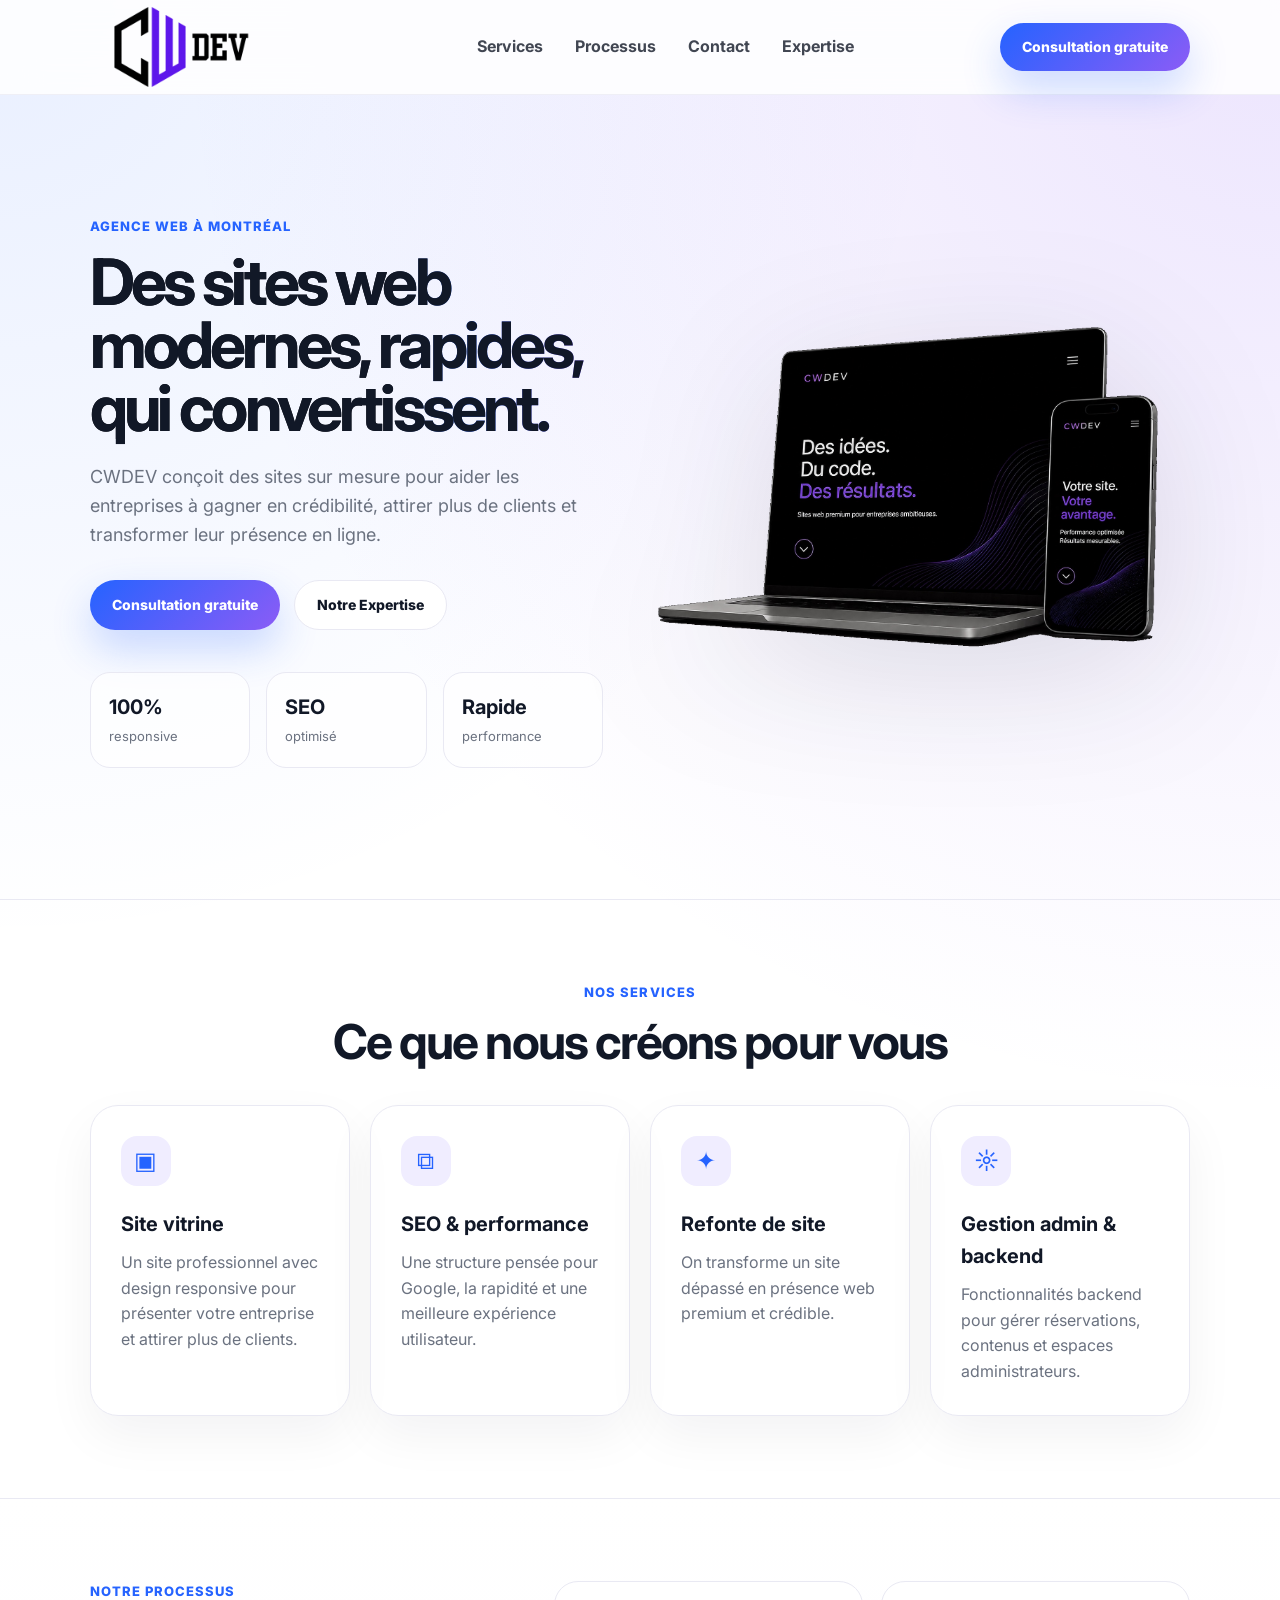
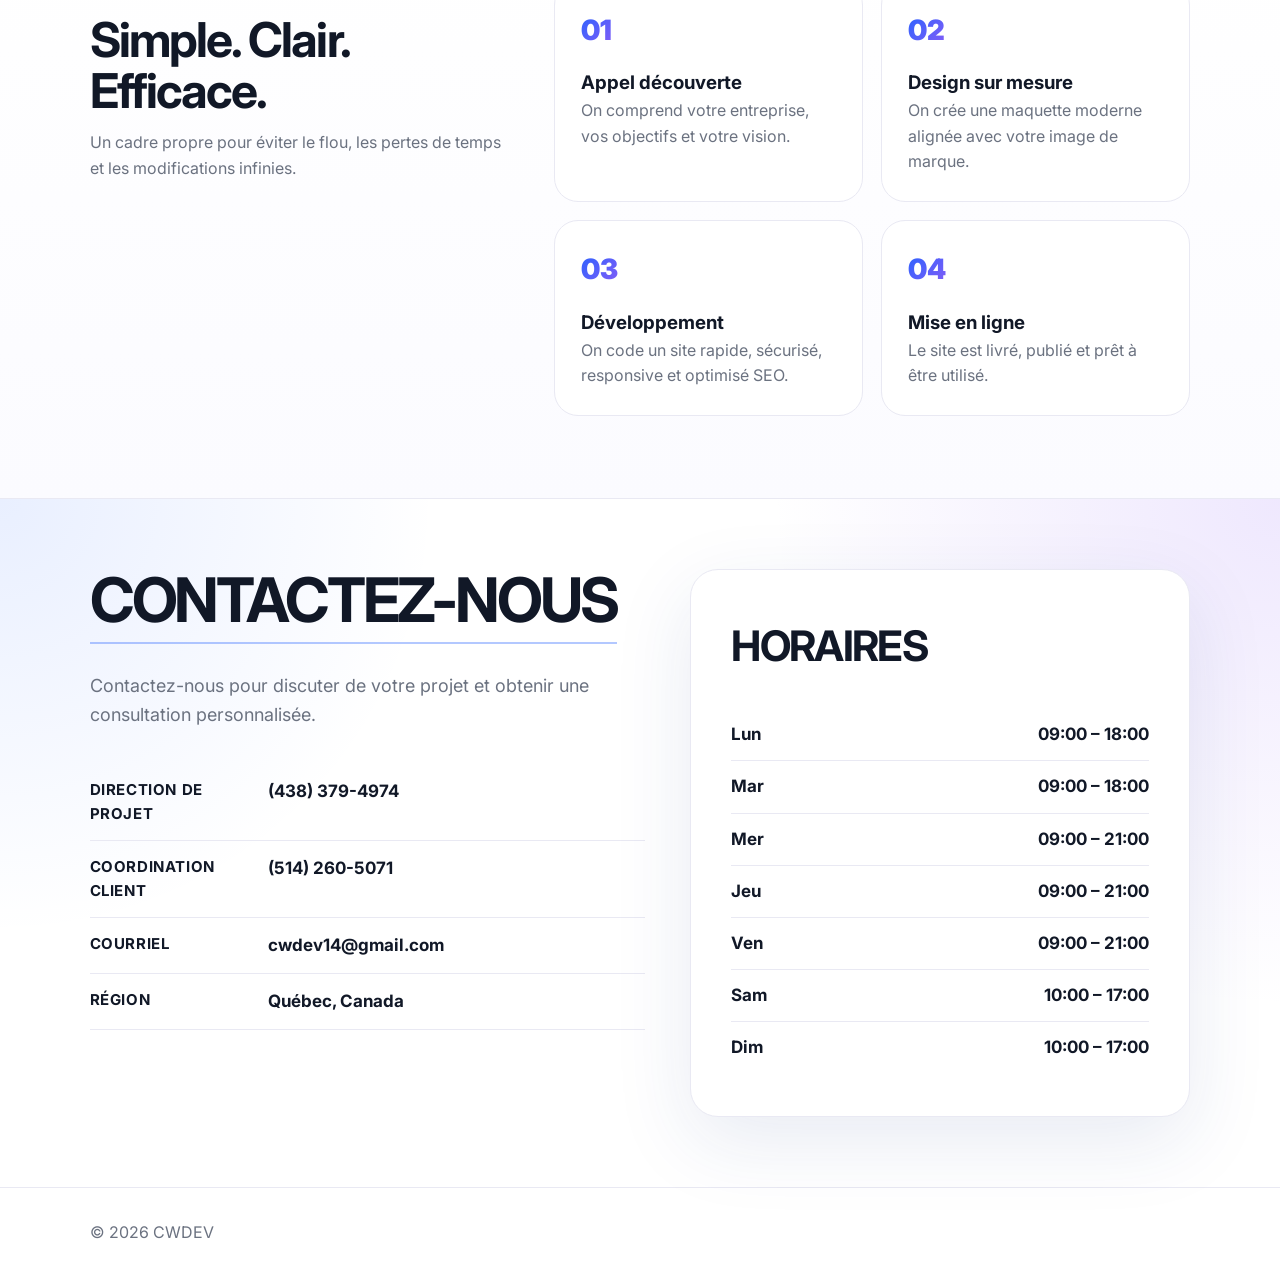
<file: index.html>
<!DOCTYPE html>
<html lang="fr">
<head>
  <!-- Google tag (gtag.js) -->
<script async src="https://www.googletagmanager.com/gtag/js?id=G-HRB05XZVED"></script>
<script>
  window.dataLayer = window.dataLayer || [];
  function gtag(){dataLayer.push(arguments);}
  gtag('js', new Date());

  gtag('config', 'G-HRB05XZVED');
</script>
  <link rel="icon" href="assets/favicon.png">
  <link rel="apple-touch-icon" href="assets/favicon.png">
  <meta charset="UTF-8" />
  <meta name="viewport" content="width=device-width, initial-scale=1.0" />
  <title>CWDEV — Sites web sur mesure</title>
  <meta name="description" content="CWDEV crée des sites web modernes, rapides, responsives et optimisés SEO pour les entreprises au Québec." />
  <link rel="stylesheet" href="style.css" />
</head>
<body>
  <header class="header">
    <a href="index.html" class="brand" aria-label="CWDEV accueil">
      <img src="assets/logo.png" alt="Logo CWDEV" />
    </a>
  
    <nav class="nav">
      <a href="index.html#services">Services</a>
      <a href="index.html#processus">Processus</a>
      <a href="index.html#contact">Contact</a>
      <a href="expertise.html">Expertise</a>
    </nav>
  
    <a href="contact.html" class="btn btn-primary">Consultation gratuite</a>
  </header>

  <main>
    <section class="hero">
      <div class="hero-content">
        <p class="eyebrow">Agence web à Montréal</p>
        <h1>Des sites web modernes, rapides, qui convertissent.</h1>
        <p class="hero-text">
          CWDEV conçoit des sites sur mesure pour aider les entreprises à gagner en crédibilité,
          attirer plus de clients et transformer leur présence en ligne.
        </p>

        <div class="hero-actions">
          <a href="contact.html" class="btn btn-primary">Consultation gratuite</a>
          <a href="expertise.html" class="btn btn-light">Notre Expertise</a>
        </div>

        <div class="stats">
          <div>
            <strong>100%</strong>
            <span>responsive</span>
          </div>
          <div>
            <strong>SEO</strong>
            <span>optimisé</span>
          </div>
          <div>
            <strong>Rapide</strong>
            <span>performance</span>
          </div>
        </div>
      </div>

     
      <div class="hero-image">
        <img src="assets/cwdevhero.png" alt="Aperçu CWDEV sur ordinateur et mobile">
      </div>
    </section>

    <section id="services" class="section">
      <div class="section-heading">
        <p class="eyebrow">Nos services</p>
        <h2>Ce que nous créons pour vous</h2>
      </div>

      <div class="cards">
        <article class="card">
          <span class="icon">▣</span>
          <h3>Site vitrine</h3>
          <p>Un site professionnel avec design responsive pour présenter votre entreprise et attirer plus de clients.</p>
        </article>

        <article class="card">
          <span class="icon">⧉</span>
          <h3>SEO & performance</h3>
          <p>Une structure pensée pour Google, la rapidité et une meilleure expérience utilisateur.</p>
        </article>

        <article class="card">
          <span class="icon">✦</span>
          <h3>Refonte de site</h3>
          <p>On transforme un site dépassé en présence web premium et crédible.</p>
        </article>

        <article class="card">
          <span class="icon">☼</span>
          <h3>Gestion admin & backend</h3>
          <p>
            Fonctionnalités backend pour gérer réservations, contenus et espaces administrateurs.
          </p>
        </article>
      </div>
    </section>

    <section id="processus" class="section process-section">
      <div class="section-heading left">
        <p class="eyebrow">Notre processus</p>
        <h2>Simple. Clair. Efficace.</h2>
        <p>Un cadre propre pour éviter le flou, les pertes de temps et les modifications infinies.</p>
      </div>

      <div class="process">
        <div class="step">
          <span>01</span>
          <h3>Appel découverte</h3>
          <p>On comprend votre entreprise, vos objectifs et votre vision.</p>
        </div>
        <div class="step">
          <span>02</span>
          <h3>Design sur mesure</h3>
          <p>On crée une maquette moderne alignée avec votre image de marque.</p>
        </div>
        <div class="step">
          <span>03</span>
          <h3>Développement</h3>
          <p>On code un site rapide, sécurisé, responsive et optimisé SEO.</p>
        </div>
        <div class="step">
          <span>04</span>
          <h3>Mise en ligne</h3>
          <p>Le site est livré, publié et prêt à être utilisé.</p>
        </div>
      </div>
    </section>

    <section id="contact" class="contact-home">
      <div class="contact-left">
        <h2>Contactez-nous</h2>
  
        <p class="contact-sub-text">
          Contactez-nous pour discuter de votre projet et obtenir une consultation personnalisée.
        </p>
    
        <div class="contact-list">
          <div>
            <strong>Direction de projet</strong>
            <a href="tel:+14383794974">(438) 379-4974</a>
          </div>
        
          <div>
            <strong>Coordination client</strong>
            <a href="tel:+1XXXXXXXXXX">(514) 260-5071</a>
          </div>
    
          <div>
            <strong>Courriel</strong>
            <a href="mailto:cwdev14@gmail.com">cwdev14@gmail.com</a>
          </div>
    
          <div>
            <strong>Région</strong>
            <p>Québec, Canada</p>
          </div>
        </div>
      </div>
    
      <div class="hours-card">
        <h3>Horaires</h3>
    
        <div class="hours-row">
          <span>Lun</span>
          <p>09:00 – 18:00</p>
        </div>
    
        <div class="hours-row">
          <span>Mar</span>
          <p>09:00 – 18:00</p>
        </div>
    
        <div class="hours-row">
          <span>Mer</span>
          <p>09:00 – 21:00</p>
        </div>
    
        <div class="hours-row">
          <span>Jeu</span>
          <p>09:00 – 21:00</p>
        </div>
    
        <div class="hours-row">
          <span>Ven</span>
          <p>09:00 – 21:00</p>
        </div>
    
        <div class="hours-row">
          <span>Sam</span>
          <p>10:00 – 17:00</p>
        </div>
    
        <div class="hours-row">
          <span>Dim</span>
          <p>10:00 – 17:00</p>
        </div>
      </div>
    </section>
  </main>

  <footer class="footer">
    <p>© 2026 CWDEV</p>
  </footer>
</body>
</html>
</file>
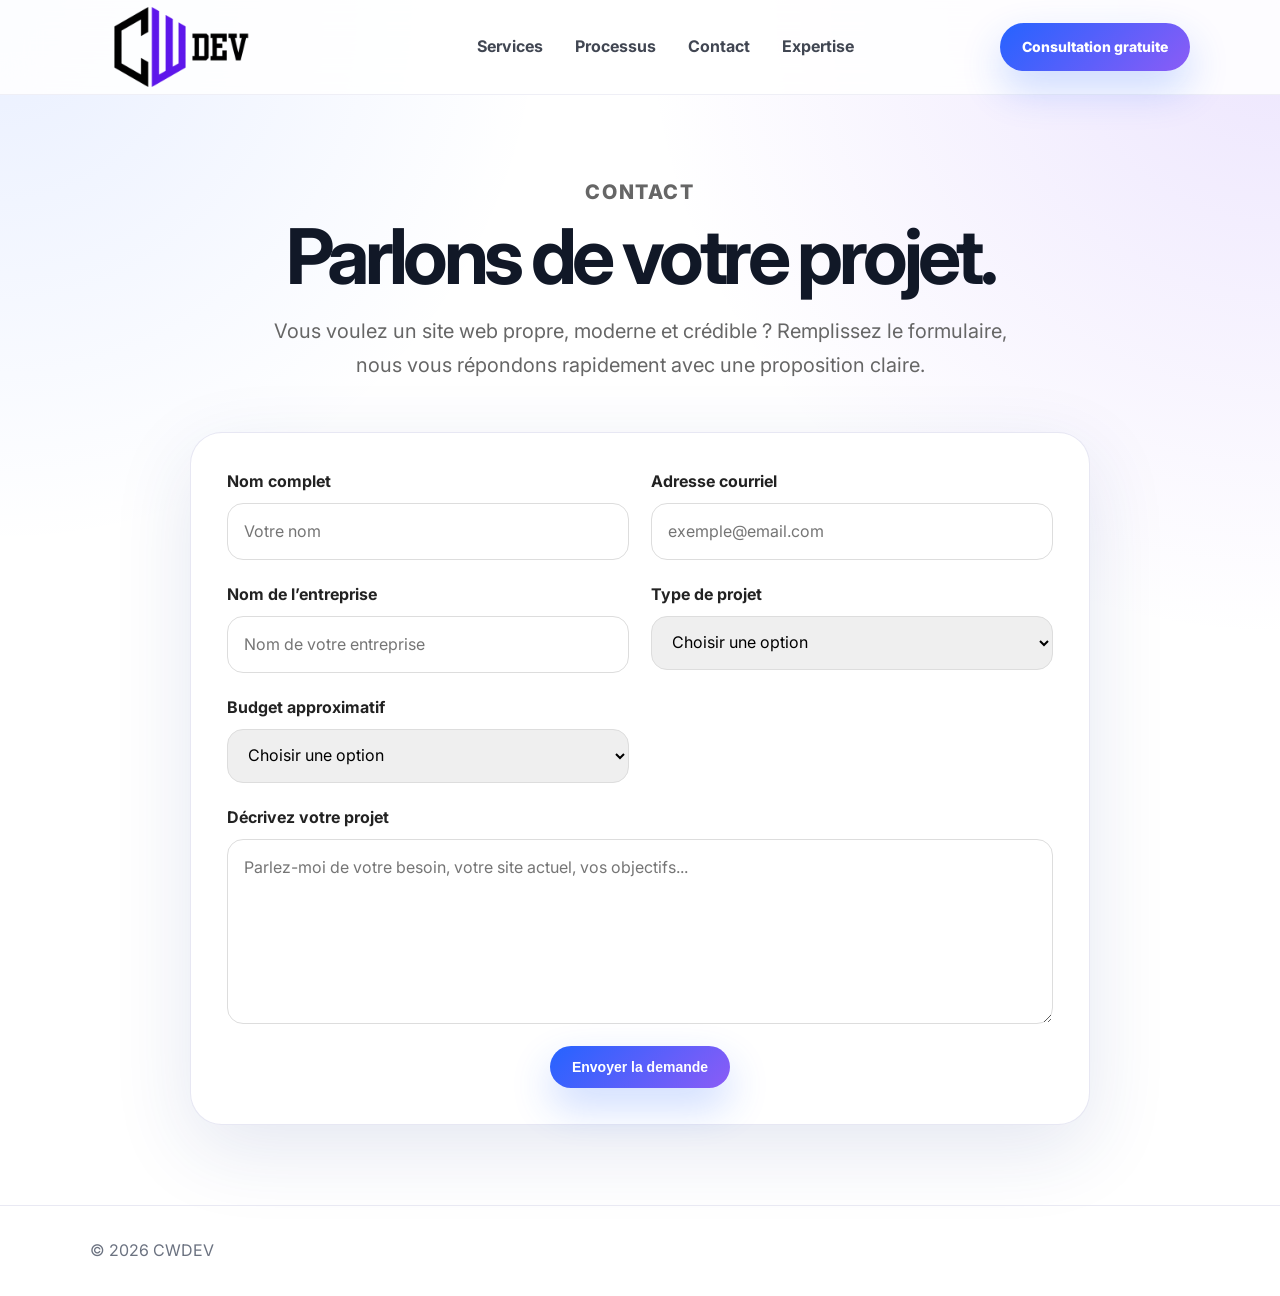
<file: contact.html>
<!DOCTYPE html>
<html lang="fr">
<head>
    <!-- Google tag (gtag.js) -->
<script async src="https://www.googletagmanager.com/gtag/js?id=G-HRB05XZVED"></script>
<script>
  window.dataLayer = window.dataLayer || [];
  function gtag(){dataLayer.push(arguments);}
  gtag('js', new Date());

  gtag('config', 'G-HRB05XZVED');
</script>
  <link rel="icon" href="assets/favicon.png">
  <link rel="apple-touch-icon" href="assets/favicon.png">
  <meta charset="UTF-8" />
  <meta name="viewport" content="width=device-width, initial-scale=1.0" />
  <title>Contact — CWDEV</title>
  <meta name="description" content="Contactez CWDEV pour créer un site web moderne, rapide et optimisé SEO." />
  <link rel="stylesheet" href="style.css" />
</head>
<body>

  <header class="header">
    <a href="index.html" class="brand" aria-label="CWDEV accueil">
      <img src="assets/logo.png" alt="Logo CWDEV" />
    </a>
  
    <nav class="nav">
      <a href="index.html#services">Services</a>
      <a href="index.html#processus">Processus</a>
      <a href="index.html#contact">Contact</a>
      <a href="expertise.html">Expertise</a>
    </nav>
  
    <a href="contact.html" class="btn btn-primary">Consultation gratuite</a>
  </header>

  <main class="contact-page">
    <section class="contact-hero">
      <p class="eyebrow">Contact</p>
      <h1>Parlons de votre projet.</h1>
      <p>
        Vous voulez un site web propre, moderne et crédible ? Remplissez le formulaire,
        nous vous répondons rapidement avec une proposition claire.
      </p>
    </section>
  
    <section class="contact-section">
      <form
        class="contact-form"
        id="contactForm"
        name="contact"
        method="POST"
        data-netlify="true"
        netlify
        action="/merci.html"
      >
        <input type="hidden" name="form-name" value="contact">
  
        <div class="form-group">
          <label for="name">Nom complet</label>
          <input
            type="text"
            id="name"
            name="name"
            placeholder="Votre nom"
            required
          >
        </div>
  
        <div class="form-group">
          <label for="email">Adresse courriel</label>
          <input
            type="email"
            id="email"
            name="email"
            placeholder="exemple@email.com"
            required
          >
        </div>
  
        <div class="form-group">
          <label for="business">Nom de l’entreprise</label>
          <input
            type="text"
            id="business"
            name="business"
            placeholder="Nom de votre entreprise"
          >
        </div>
  
        <div class="form-group">
          <label for="service">Type de projet</label>
          <select id="service" name="service" required>
            <option value="">Choisir une option</option>
            <option value="site-vitrine">Site vitrine</option>
            <option value="refonte">Refonte de site</option>
            <option value="seo">Optimisation SEO</option>
            <option value="reservation">Site avec réservation</option>
            <option value="autre">Autre</option>
          </select>
        </div>
  
        <div class="form-group">
          <label for="budget">Budget approximatif</label>
          <select id="budget" name="budget">
            <option value="">Choisir une option</option>
            <option value="moins-1000">Moins de 1000$</option>
            <option value="1000-2500">1000$ – 2500$</option>
            <option value="2500-5000">2500$ – 5000$</option>
            <option value="5000-plus">5000$ et plus</option>
          </select>
        </div>
  
        <div class="form-group full">
          <label for="message">Décrivez votre projet</label>
          <textarea
            id="message"
            name="message"
            rows="6"
            placeholder="Parlez-moi de votre besoin, votre site actuel, vos objectifs..."
            required
          ></textarea>
        </div>
  
        <button type="submit" class="btn btn-primary">
          Envoyer la demande
        </button>
      </form>
    </section>
  </main>

  <footer class="footer">
    <p>© 2026 CWDEV</p>
  </footer>

</body>
</html>
</file>
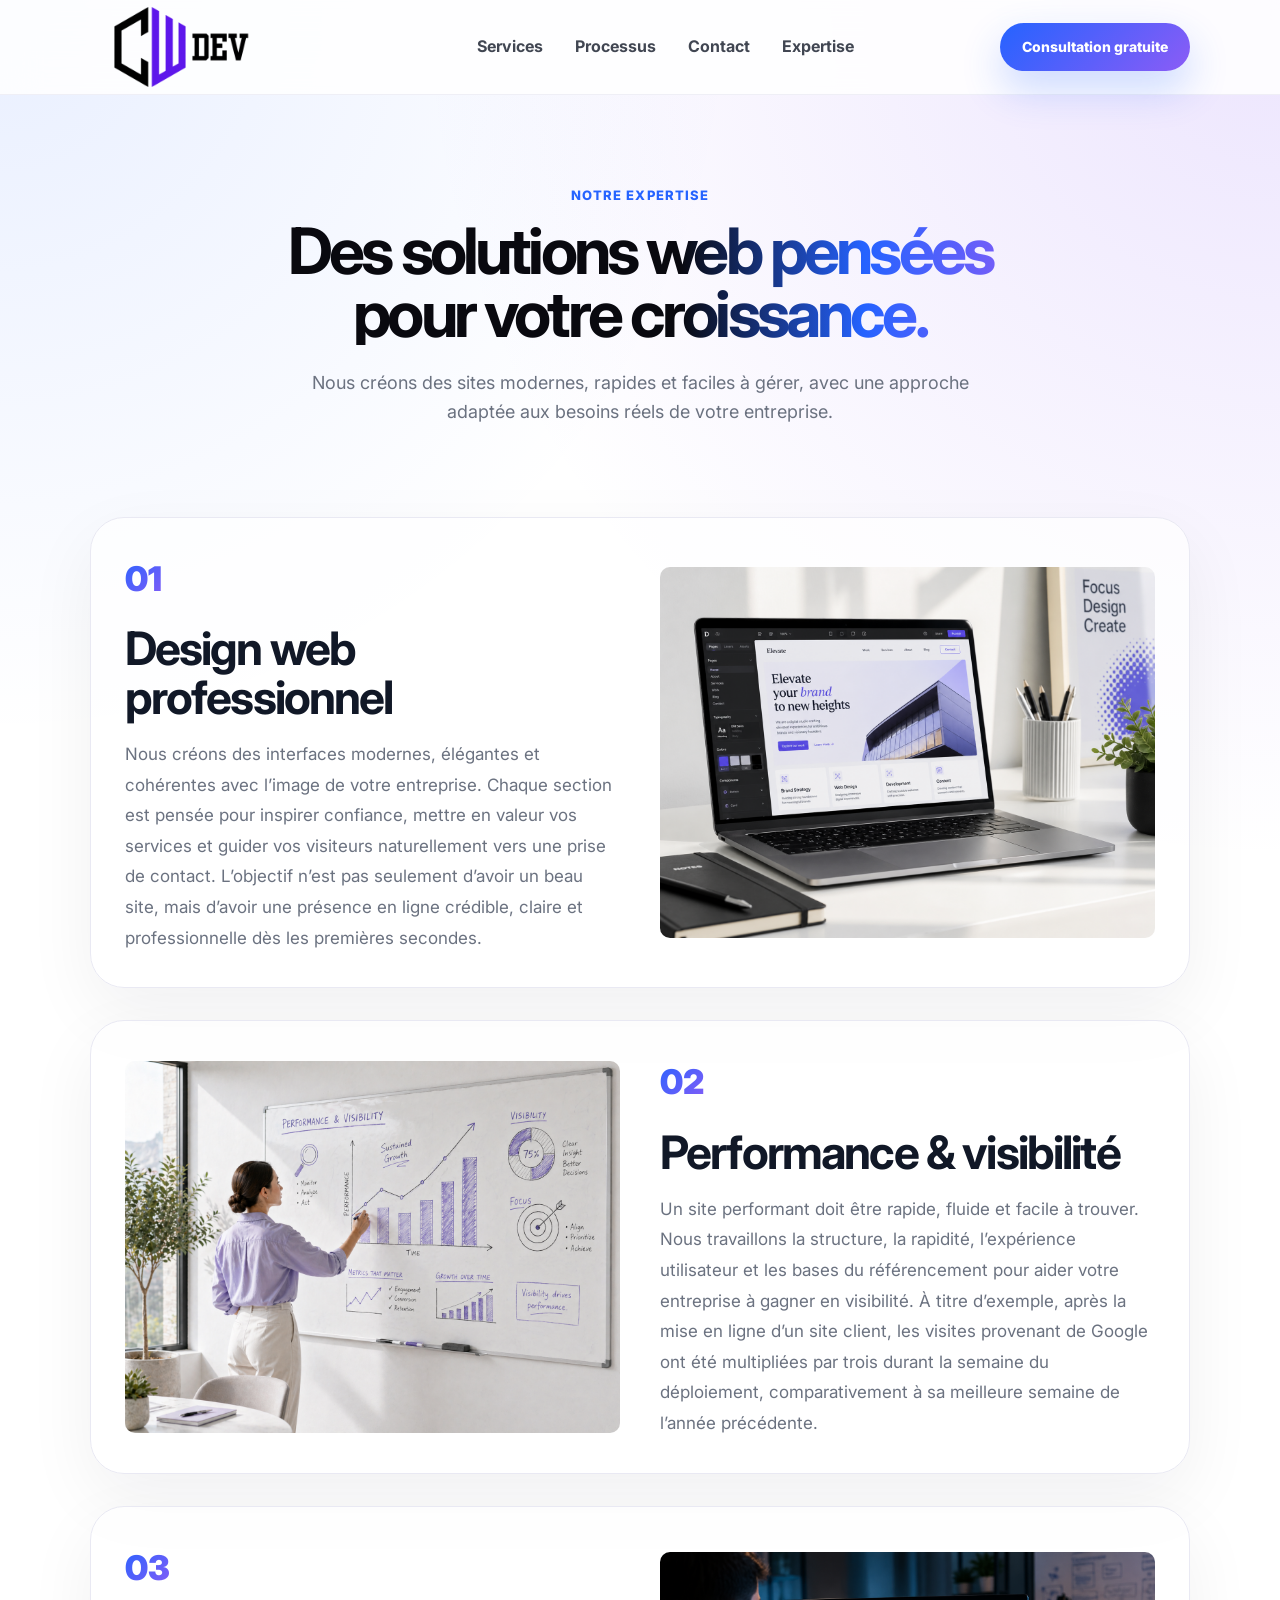
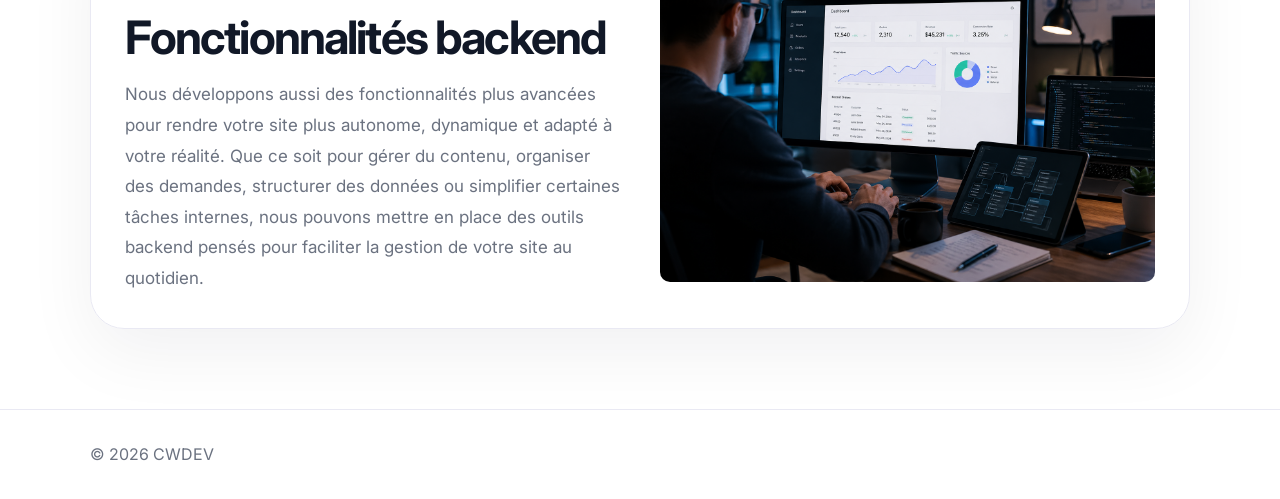
<file: expertise.html>
<!DOCTYPE html>
<html lang="fr">
<head>
  <!-- Google tag (gtag.js) -->
<script async src="https://www.googletagmanager.com/gtag/js?id=G-HRB05XZVED"></script>
<script>
  window.dataLayer = window.dataLayer || [];
  function gtag(){dataLayer.push(arguments);}
  gtag('js', new Date());

  gtag('config', 'G-HRB05XZVED');
</script>
  <link rel="icon" href="assets/favicon.png">
  <link rel="apple-touch-icon" href="assets/favicon.png">
  <meta charset="UTF-8" />
  <meta name="viewport" content="width=device-width, initial-scale=1.0" />
  <title>CWDEV — Expertise</title>
  <meta name="description" content="Découvrez l’expertise de CWDEV en création de sites web modernes, performants et adaptés aux entreprises." />
  <link rel="stylesheet" href="style.css" />
</head>

<body>
    <header class="header">
        <a href="index.html" class="brand" aria-label="CWDEV accueil">
          <img src="assets/logo.png" alt="Logo CWDEV" />
        </a>
      
        <nav class="nav">
          <a href="index.html#services">Services</a>
          <a href="index.html#processus">Processus</a>
          <a href="contact.html">Contact</a>
          <a href="expertise.html">Expertise</a>
        </nav>
      
        <a href="contact.html" class="btn btn-primary">Consultation gratuite</a>
      </header>

  <main>
    <section class="expertise-hero">
      <p class="eyebrow">Notre expertise</p>
      <h1>Des solutions web pensées pour votre croissance.</h1>
      <p>
        Nous créons des sites modernes, rapides et faciles à gérer, avec une approche adaptée aux besoins réels de votre entreprise.
      </p>
    </section>

    <section class="expertise-blocks">
        <article class="expertise-block">
            <div class="expertise-text">
              <span>01</span>
              <h2>Design web professionnel</h2>
              <p>
                Nous créons des interfaces modernes, élégantes et cohérentes avec l’image de votre entreprise.
                Chaque section est pensée pour inspirer confiance, mettre en valeur vos services et guider vos
                visiteurs naturellement vers une prise de contact. L’objectif n’est pas seulement d’avoir un beau
                site, mais d’avoir une présence en ligne crédible, claire et professionnelle dès les premières secondes.
              </p>
            </div>
          
            <div class="expertise-image">
              <img src="assets/expertise-design.jpg" alt="Design web professionnel">
            </div>
          </article>
          
          <article class="expertise-block reverse">
            <div class="expertise-text">
              <span>02</span>
              <h2>Performance & visibilité</h2>
              <p>
                Un site performant doit être rapide, fluide et facile à trouver. Nous travaillons la structure,
                la rapidité, l’expérience utilisateur et les bases du référencement pour aider votre entreprise
                à gagner en visibilité. À titre d’exemple, après la mise en ligne d’un site client, les visites
                provenant de Google ont été multipliées par trois durant la semaine du déploiement, comparativement
                à sa meilleure semaine de l’année précédente.
              </p>
            </div>
          
            <div class="expertise-image">
              <img src="assets/expertise-performance.jpg" alt="Performance et visibilité web">
            </div>
          </article>
          
          <article class="expertise-block">
            <div class="expertise-text">
              <span>03</span>
              <h2>Fonctionnalités backend</h2>
              <p>
                Nous développons aussi des fonctionnalités plus avancées pour rendre votre site plus autonome,
                dynamique et adapté à votre réalité. Que ce soit pour gérer du contenu, organiser des demandes,
                structurer des données ou simplifier certaines tâches internes, nous pouvons mettre en place des
                outils backend pensés pour faciliter la gestion de votre site au quotidien.
              </p>
            </div>
          
            <div class="expertise-image">
              <img src="assets/expertise-backend.jpg" alt="Fonctionnalités backend et gestion admin">
            </div>
          </article>
    </section>

  </main>

  <footer class="footer">
    <p>© 2026 CWDEV</p>
  </footer>
</body>
</html>
</file>
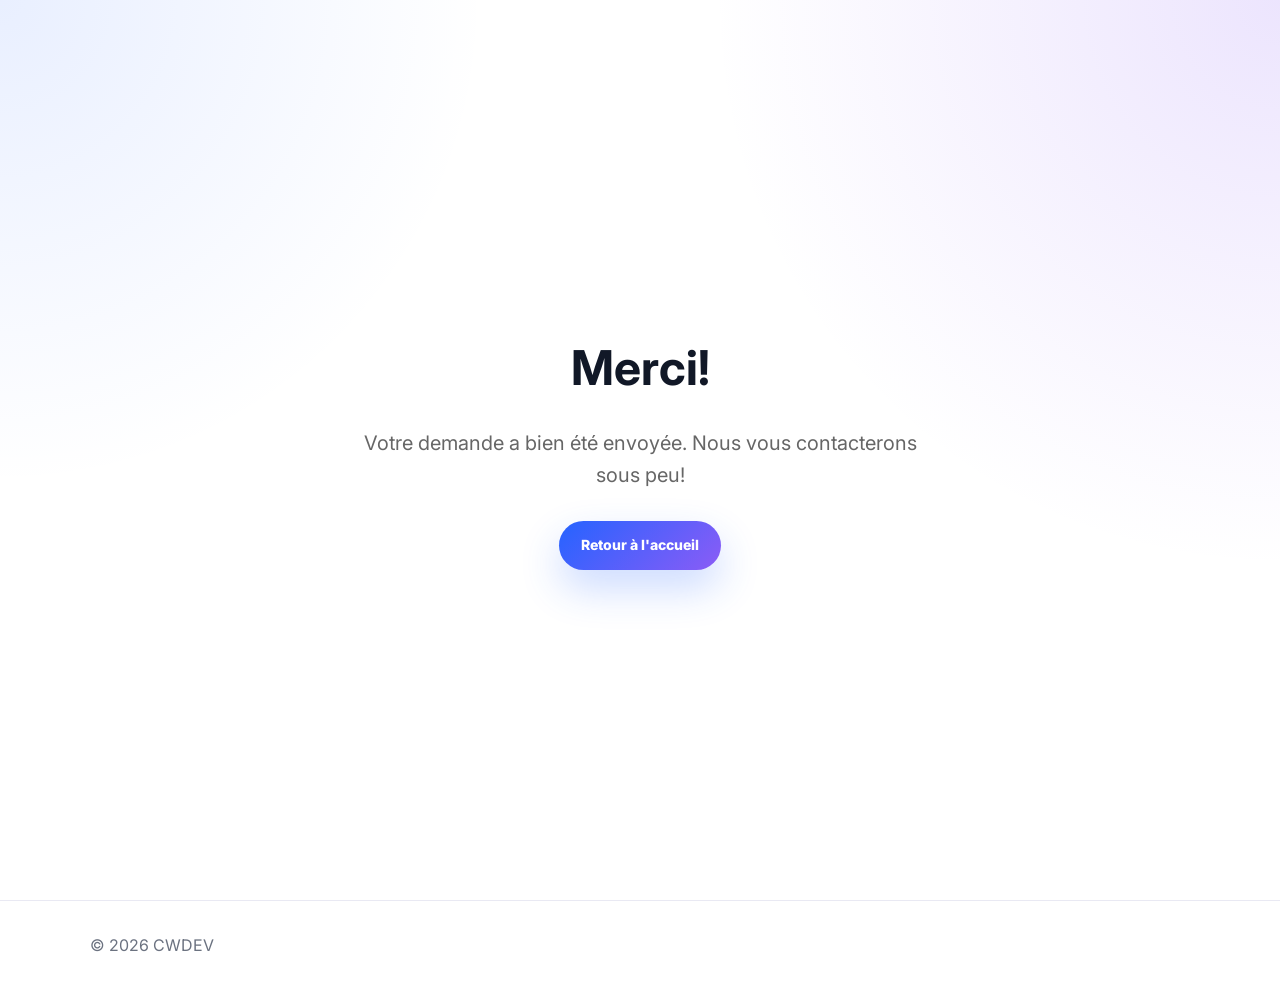
<file: merci.html>
<!DOCTYPE html>
<html lang="fr">
<head>
    <!-- Google tag (gtag.js) -->
<script async src="https://www.googletagmanager.com/gtag/js?id=G-HRB05XZVED"></script>
<script>
  window.dataLayer = window.dataLayer || [];
  function gtag(){dataLayer.push(arguments);}
  gtag('js', new Date());

  gtag('config', 'G-HRB05XZVED');
</script>
  <link rel="icon" href="assets/favicon.png">
  <link rel="apple-touch-icon" href="assets/favicon.png">
  <meta charset="UTF-8" />
  <meta name="viewport" content="width=device-width, initial-scale=1.0" />
  <title>Contact — CWDEV</title>
  <meta name="description" content="Contactez CWDEV pour créer un site web moderne, rapide et optimisé SEO." />
  <link rel="stylesheet" href="style.css" />
</head>
<body>

<section style="min-height:100vh;display:flex;align-items:center;justify-content:center;padding:40px;">
  <div style="max-width:600px;text-align:center;">
    <h1 style="font-size:48px;margin-bottom:20px;">Merci!</h1>
    <p style="font-size:20px;color:#666;margin-bottom:30px;">
      Votre demande a bien été envoyée.  
      Nous vous contacterons sous peu!
    </p>

    <a href="index.html" class="btn btn-primary">Retour à l'accueil</a>
  </div>
</section>
<footer class="footer">
    <p>© 2026 CWDEV</p>
</footer>
</body>
</html>
</file>
<file: style.css>
@import url('https://fonts.googleapis.com/css2?family=Inter:wght@400;500;600;700;800&display=swap');

:root{
  --blue:#2563ff;
  --purple:#8b5cf6;
  --dark:#0b0b12;
  --text:#111827;
  --muted:#6b7280;
  --line:#e9e9f3;
  --soft:#f7f7ff;
}

*{
  margin:0;
  padding:0;
  box-sizing:border-box;
}

html{
  scroll-behavior:smooth;
}

body{
  font-family:'Inter', Arial, sans-serif;
  color:var(--text);
  background:
    radial-gradient(circle at top right, rgba(139,92,246,.16), transparent 35%),
    radial-gradient(circle at top left, rgba(37,99,255,.10), transparent 30%),
    #fff;
  line-height:1.6;
}

a{
  color:inherit;
  text-decoration:none;
}

.header{
  width:100%;
  padding : 7px 7%;
  display:flex;
  justify-content:space-between;
  align-items:center;
  position:sticky;
  top:0;
  z-index:20;
  background:rgba(255,255,255,.86);
  backdrop-filter:blur(18px);
  border-bottom:1px solid rgba(233,233,243,.7);
}

.brand img{
  height:80px;
  width:auto;
  display:block;
}

.nav{
  display:flex;
  gap:32px;
  font-size:16px;
  font-weight:700;
}

.nav a{
  opacity:.8;
}

.nav a:hover{
  opacity:1;
  color:var(--blue);
}

.btn{
  display:inline-flex;
  align-items:center;
  justify-content:center;
  border-radius:999px;
  padding:13px 22px;
  font-size:14px;
  font-weight:800;
  transition:.25s ease;
}

.btn-primary{
  color:#fff;
  background:linear-gradient(135deg,var(--blue),var(--purple));
  box-shadow:0 18px 40px rgba(37,99,255,.24);
}

.btn-primary:hover{
  transform:translateY(-2px);
  box-shadow:0 22px 50px rgba(37,99,255,.32);
}

.btn-outline{
  border:1px solid rgba(37,99,255,.35);
  color:var(--blue);
}

.btn-light{
  background:#fff;
  border:1px solid var(--line);
}

.hero{
  min-height:calc(100vh - 96px);
  padding:70px 7% 80px;
  display:grid;
  grid-template-columns:1fr 1.05fr;
  gap:48px;
  align-items:center;
}

.eyebrow{
  color:var(--blue);
  text-transform:uppercase;
  font-weight:800;
  letter-spacing:.08em;
  font-size:13px;
  margin-bottom:14px;
}

.hero h1{
  font-size:clamp(42px,5vw,76px);
  line-height:.98;
  letter-spacing:-.06em;
  max-width:720px;
  margin-bottom:24px;
}

.hero h1::after,
.section-heading h2 span{
  background:linear-gradient(135deg,var(--blue),var(--purple));
}

.hero h1::selection,
.hero h1 span::selection{
  background:#dbeafe;
}

.hero h1{
  background:linear-gradient(90deg,#09090f 0%,#09090f 58%,var(--blue) 74%,var(--purple) 100%);
  -webkit-background-clip:text;
  background-clip:text;
}

.hero-text{
  max-width:560px;
  color:var(--muted);
  font-size:18px;
  margin-bottom:30px;
}

.hero-actions{
  display:flex;
  gap:14px;
  flex-wrap:wrap;
  margin-bottom:42px;
}

.stats{
  display:grid;
  grid-template-columns:repeat(3,1fr);
  max-width:560px;
  gap:16px;
}

.stats div{
  padding:18px;
  background:rgba(255,255,255,.7);
  border:1px solid var(--line);
  border-radius:20px;
}

.stats strong{
  display:block;
  font-size:20px;
}

.stats span{
  color:var(--muted);
  font-size:13px;
}

.hero-visual{
  position:relative;
  min-height:530px;
}

.device.desktop{
  position:absolute;
  right:0;
  top:20px;
  width:90%;
  max-width:650px;
  height:410px;
  background:#111;
  border:10px solid #1a1a24;
  border-radius:28px;
  box-shadow:0 35px 80px rgba(12,14,30,.28);
  overflow:hidden;
}

.device-top{
  position:absolute;
  top:0;
  left:0;
  right:0;
  height:22px;
  background:#20202b;
}

.screen{
  height:100%;
  padding:64px 48px;
  color:#fff;
  background:
    radial-gradient(circle at 72% 20%, rgba(139,92,246,.55), transparent 35%),
    linear-gradient(135deg,#08080d,#19112d 60%,#20105b);
}

.screen img{
  width:110px;
  height:auto;
  object-fit:contain;
  margin-bottom:36px;
  filter:drop-shadow(0 10px 22px rgba(0,0,0,.25));
}

.screen h2{
  font-size:43px;
  line-height:1.05;
  letter-spacing:-.04em;
  margin-bottom:16px;
}

.screen h2 span{
  color:#a78bfa;
}

.screen p{
  color:#d7d7e6;
}

.device.phone{
  position:absolute;
  right:0;
  bottom:25px;
  width:190px;
  height:360px;
  background:#0b0b12;
  border:8px solid #20202b;
  border-radius:38px;
  box-shadow:0 25px 60px rgba(12,14,30,.25);
  overflow:hidden;
}

.phone-screen{
  height:100%;
  padding:34px 20px;
  color:#fff;
  background:
    radial-gradient(circle at top, rgba(37,99,255,.35), transparent 40%),
    #09090f;
}

.phone-screen img{
  width:72px;
  margin-bottom:80px;
}

.phone-screen h3{
  font-size:24px;
  line-height:1.05;
}

.phone-screen span{
  color:#8b5cf6;
}

.section{
  padding:82px 7%;
  border-top:1px solid var(--line);
}

.section-heading{
  text-align:center;
  max-width:760px;
  margin:0 auto 38px;
}

.section-heading.left{
  text-align:left;
  margin:0 0 36px;
}

.section h2,
.cta-box h2{
  font-size:clamp(32px,4vw,48px);
  line-height:1.05;
  letter-spacing:-.04em;
}

.section-heading p:not(.eyebrow){
  color:var(--muted);
  max-width:540px;
  margin-top:14px;
}

.cards{
  display:grid;
  grid-template-columns:repeat(4,1fr);
  gap:20px;
}

.card{
  background:rgba(255,255,255,.72);
  border:1px solid var(--line);
  border-radius:28px;
  padding:30px;
  box-shadow:0 20px 50px rgba(17,24,39,.05);
  transition:.25s ease;
}

.card:hover{
  transform:translateY(-5px);
  border-color:rgba(37,99,255,.25);
}

.icon{
  display:inline-flex;
  width:50px;
  height:50px;
  align-items:center;
  justify-content:center;
  border-radius:16px;
  background:#f0edff;
  color:var(--blue);
  font-size:24px;
  margin-bottom:22px;
}

.card h3{
  margin-bottom:10px;
  font-size:20px;
}

.card p,
.step p,
.results p,
.cta-box p{
  color:var(--muted);
}

.process-section{
  display:grid;
  grid-template-columns:.8fr 1.2fr;
  gap:40px;
  align-items:start;
  background:linear-gradient(180deg,#fff,#fbfbff);
}

.process{
  display:grid;
  grid-template-columns:repeat(2,1fr);
  gap:18px;
}

.step{
  background:#fff;
  border:1px solid var(--line);
  border-radius:24px;
  padding:26px;
}

.step span{
  display:inline-block;
  font-size:28px;
  font-weight:900;
  background:linear-gradient(135deg,var(--blue),var(--purple));
  -webkit-background-clip:text;
  background-clip:text;
  color:transparent;
  margin-bottom:16px;
}

.results{
  display:grid;
  grid-template-columns:.75fr 1.25fr;
  gap:40px;
  align-items:center;
}

.result-card{
  display:grid;
  grid-template-columns:1fr auto 1fr;
  gap:18px;
  align-items:center;
  background:#fff;
  border:1px solid var(--line);
  border-radius:30px;
  padding:28px;
  box-shadow:0 20px 60px rgba(37,99,255,.10);
}

.result-card div:not(.arrow){
  padding:26px;
  border-radius:24px;
  background:var(--soft);
}

.result-card span{
  display:block;
  color:var(--muted);
  text-transform:uppercase;
  font-size:12px;
  font-weight:800;
  letter-spacing:.07em;
}

.result-card strong{
  display:block;
  font-size:64px;
  line-height:1;
  margin:12px 0;
}

.result-card div:last-child strong{
  color:var(--blue);
}

.arrow{
  font-size:34px;
  color:var(--purple);
  font-weight:900;
}

.cta-section{
  padding:70px 7%;
}

.cta-box{
  text-align:center;
  color:#fff;
  border-radius:34px;
  padding:70px 24px;
  background:
    radial-gradient(circle at top right, rgba(139,92,246,.8), transparent 35%),
    linear-gradient(135deg,#08080d,#111827);
  box-shadow:0 30px 90px rgba(17,24,39,.16);
}

.cta-box p{
  color:#d7d7e6;
  margin:14px auto 26px;
  max-width:620px;
}

.footer{
  padding:32px 7%;
  display:flex;
  justify-content:space-between;
  align-items:center;
  border-top:1px solid var(--line);
  color:var(--muted);
}

.footer img{
  height:46px;
  width:auto;
}

@media(max-width:1100px){
  .cards{
    grid-template-columns:repeat(2,1fr);
  }

  .hero{
    grid-template-columns:1fr;
  }

  .hero-visual{
    min-height:480px;
  }

  .device.desktop{
    left:0;
  }

  .process-section,
  .results{
    grid-template-columns:1fr;
  }
}

@media(max-width:760px){
  .header{
    padding:16px 5%;
  }

  .brand img{
    height:50px;
  }

  .nav{
    display:none;
  }

  .btn-outline{
    padding:11px 15px;
    font-size:12px;
  }

  .hero{
    padding:48px 5% 60px;
    display:flex;
    flex-direction:column;
  }

  .hero-content{
    display:contents;
  }

  .eyebrow{
    order:1;
  }

  .hero h1{
    order:2;
  }

  .hero-text{
    order:3;
  }

  .hero-actions{
    order:4;
    grid-template-columns:1fr;
  }

  .hero-image{
    order:5;
    justify-content:center;
    margin:25px 0 10px;
  }

  .hero-image img{
    width:100%;
    max-width:520px;
  }

  .stats{
    order:6;
    width:100%;
    grid-template-columns:1fr;
  }

  .hero-visual{
    min-height:410px;
  }

  .device.desktop{
    width:100%;
    height:330px;
  }

  .screen{
    padding:48px 28px;
  }

  .screen h2{
    font-size:31px;
  }

  .device.phone{
    width:150px;
    height:285px;
    right:10px;
  }

  .cards,
  .process,
  .result-card{
    grid-template-columns:1fr;
  }

  .arrow{
    text-align:center;
    transform:rotate(90deg);
  }

  .section,
  .cta-section{
    padding:60px 5%;
  }

  .footer{
    flex-direction:column;
    gap:12px;
    text-align:center;
  }
}
.hero-image{
  display:flex;
  justify-content:flex-end;
  align-items:center;
}

.hero-image img{
  width:100%;
  max-width:2000px;
  height:auto;
  display:block;
  filter:drop-shadow(0 30px 70px rgba(15,23,42,.12));
}

@media(max-width:1100px){
  .hero-image{
    justify-content:center;
  }

  .hero-image img{
    max-width:620px;
  }
}

@media(max-width:760px){
  .hero-image img{
    max-width:100%;
  }
}

/* section contact */
.contact-home{
  padding:70px 7%;
  background:
    radial-gradient(circle at top right, rgba(139,92,246,.14), transparent 35%),
    radial-gradient(circle at top left, rgba(37,99,255,.10), transparent 30%),
    #fff;
  color:var(--text);
  display:grid;
  grid-template-columns:1fr .9fr;
  gap:45px;
  align-items:start;
  border-top:1px solid var(--line);
}

.contact-left h2{
  font-size:clamp(38px,4.8vw,64px);
  line-height:1;
  text-transform:uppercase;
  letter-spacing:-.05em;
  margin-bottom:28px;
  border-bottom:2px solid rgba(37,99,255,.35);
  display:inline-block;
  padding-bottom:12px;
}

.contact-main-text{
  font-size:clamp(24px,2.6vw,36px);
  line-height:1.32;
  font-weight:800;
  max-width:680px;
  margin-bottom:26px;
}

.contact-sub-text{
  color:var(--muted);
  font-size:18px;
  max-width:650px;
  margin-bottom:34px;
}

.contact-list{
  max-width:680px;
}

.contact-list div{
  display:grid;
  grid-template-columns:160px 1fr;
  gap:18px;
  padding:14px 0;
  border-bottom:1px solid var(--line);
}

.contact-list strong{
  text-transform:uppercase;
  letter-spacing:.04em;
  font-size:15px;
}

.contact-list a,
.contact-list p{
  color:var(--text);
  font-weight:700;
  font-size:17px;
}

.hours-card{
  background:#fff;
  border:1px solid var(--line);
  border-radius:28px;
  padding:42px 40px;
  box-shadow:0 24px 80px rgba(30,60,140,.10);
}

.hours-card h3{
  font-size:clamp(30px,3.3vw,42px);
  text-transform:uppercase;
  margin-bottom:30px;
  letter-spacing:-.04em;
}

.hours-row{
  display:flex;
  justify-content:space-between;
  gap:20px;
  padding:12px 0;
  border-bottom:1px solid var(--line);
  font-size:17px;
  font-weight:700;
}

.hours-row:last-child{
  border-bottom:none;
}

html{
  scroll-behavior: smooth;
  scroll-padding-top: 130px;
}
@media(max-width:768px){
  .contact-home{
    grid-template-columns:1fr;
    gap:28px;
    padding:55px 5%;
  }

  .contact-left h2{
    font-size:32px;
    line-height:1.05;
    margin-bottom:24px;
    padding-bottom:8px;
  }

  .contact-main-text{
    font-size:21px;
    line-height:1.35;
    margin-bottom:22px;
  }

  .contact-sub-text{
    font-size:15px;
    line-height:1.6;
    margin-bottom:28px;
  }

  .contact-list div{
    grid-template-columns:1fr;
    gap:6px;
    padding:14px 0;
  }

  .contact-list strong{
    font-size:12px;
  }

  .contact-list a,
  .contact-list p{
    font-size:15px;
    word-break:break-word;
  }

  .hours-card{
    width:100%;
    padding:28px 22px;
    border-radius:24px;
  }

  .hours-card h3{
    font-size:28px;
    margin-bottom:22px;
  }

  .hours-row{
    font-size:14px;
    padding:11px 0;
    align-items:center;
  }

  .hours-row p{
    text-align:right;
  }
}

/* Formulaire */

.contact-page{
  max-width:1200px;
  margin:0 auto;
  padding:80px 40px;
}

.contact-hero{
  max-width:760px;
  margin:0 auto 50px;
  text-align:center;
}

.contact-hero h1{
  font-size:clamp(48px,6vw,86px);
  line-height:.95;
  margin:12px 0 20px;
  letter-spacing:-.06em;
}

.contact-hero p{
  max-width:760px;
  margin:0 auto;
  font-size:20px;
  color:#666;
  line-height:1.7;
}

.contact-section{
  max-width:900px;
  margin:0 auto;
}

.contact-form{
  display:grid;
  grid-template-columns:repeat(2,1fr);
  gap:22px;
  padding:36px;
  border-radius:32px;
  background:#fff;
  box-shadow:0 24px 80px rgba(30,60,140,.12);
  border:1px solid rgba(225,225,240,.8);
}

.form-group{
  display:flex;
  flex-direction:column;
  gap:8px;
}

.form-group.full{
  grid-column:1 / -1;
}

.form-group label{
  font-weight:700;
  color:#222;
}

.form-group input,
.form-group select,
.form-group textarea{
  width:100%;
  padding:15px 16px;
  border-radius:16px;
  border:1px solid #ddd;
  font:inherit;
  outline:none;
}

.form-group input:focus,
.form-group select:focus,
.form-group textarea:focus{
  border-color:#2563ff;
  box-shadow:0 0 0 4px rgba(37,99,255,.12);
}

.contact-form button{
  grid-column:1 / -1;
  justify-self:center;
  width:max-content;
  border:none;
  cursor:pointer;
}

@media(max-width:768px){
  .contact-page{
    padding:50px 6%;
  }

  .contact-form{
    grid-template-columns:1fr;
    padding:24px;
  }
}

/* Page Expertise */

.expertise-hero{
  padding:90px 7% 70px;
  text-align:center;
  max-width:980px;
  margin:0 auto;
}

.expertise-hero h1{
  font-size:clamp(42px,5vw,76px);
  line-height:.98;
  letter-spacing:-.06em;
  margin-bottom:24px;
  background:linear-gradient(90deg,#09090f 0%,#09090f 55%,var(--blue) 78%,var(--purple) 100%);
  -webkit-background-clip:text;
  background-clip:text;
  color:transparent;
}

.expertise-hero p:not(.eyebrow){
  max-width:680px;
  margin:0 auto;
  color:var(--muted);
  font-size:18px;
}

.expertise-blocks{
  padding:20px 7% 80px;
  display:flex;
  flex-direction:column;
  gap:32px;
}

.expertise-block{
  display:grid;
  grid-template-columns:1fr 1fr;
  gap:40px;
  align-items:center;
  background:rgba(255,255,255,.72);
  border:1px solid var(--line);
  border-radius:34px;
  padding:34px;
  box-shadow:0 24px 70px rgba(17,24,39,.06);
}

.expertise-block.reverse .expertise-text{
  order:2;
}

.expertise-block.reverse .expertise-image{
  order:1;
}

.expertise-text span{
  display:inline-block;
  font-size:34px;
  font-weight:900;
  background:linear-gradient(135deg,var(--blue),var(--purple));
  -webkit-background-clip:text;
  background-clip:text;
  color:transparent;
  margin-bottom:18px;
}

.expertise-text h2{
  font-size:clamp(30px,3.6vw,48px);
  line-height:1.05;
  letter-spacing:-.04em;
  margin-bottom:18px;
}

.expertise-text p{
  color:var(--muted);
  font-size:17px;
  max-width:520px;
}

.expertise-image{
  border-radius:10px;
  overflow:hidden;
  min-height:320px;
  background:var(--soft);
}

.expertise-image img{
  width:100%;
  height:100%;
  min-height:320px;
  display:block;
  object-fit:cover;
}

@media(max-width:900px){
  .expertise-block,
  .expertise-block.reverse{
    grid-template-columns:1fr;
  }

  .expertise-block.reverse .expertise-text,
  .expertise-block.reverse .expertise-image{
    order:initial;
  }

  .expertise-block{
    padding:24px;
  }

  .expertise-image,
  .expertise-image img{
    min-height:240px;
  }
}

@media(max-width:760px){
  .expertise-hero{
    padding:60px 5% 45px;
  }

  .expertise-blocks{
    padding:10px 5% 60px;
  }
}

.expertise-text p{
  color:var(--muted);
  font-size:17px;
  max-width:620px;
  line-height:1.8;
}
/* mobile affichage */
@media (max-width: 768px) {

  .hero-visual,
  .hero-image,
  .devices-mockup,
  .hero-mockup {
    margin-top: -120px;
    position: relative;
    z-index: 2;
  }

}
@media (max-width: 768px) {

  .hero {
    padding-top: 30px;
    padding-bottom: 20px;
    gap: 18px;
  }

  .hero-content {
    gap: 14px;
  }

  .hero h1 {
    margin-bottom: 12px;
    line-height: 1.02;
  }

  .hero p {
    margin-bottom: 18px;
    line-height: 1.45;
  }

  .hero-actions {
    margin-top: 10px;
    gap: 12px;
  }

  .hero-visual,
  .hero-image,
  .hero-mockup {
    margin-top: -30px;
  }

}
</file>
